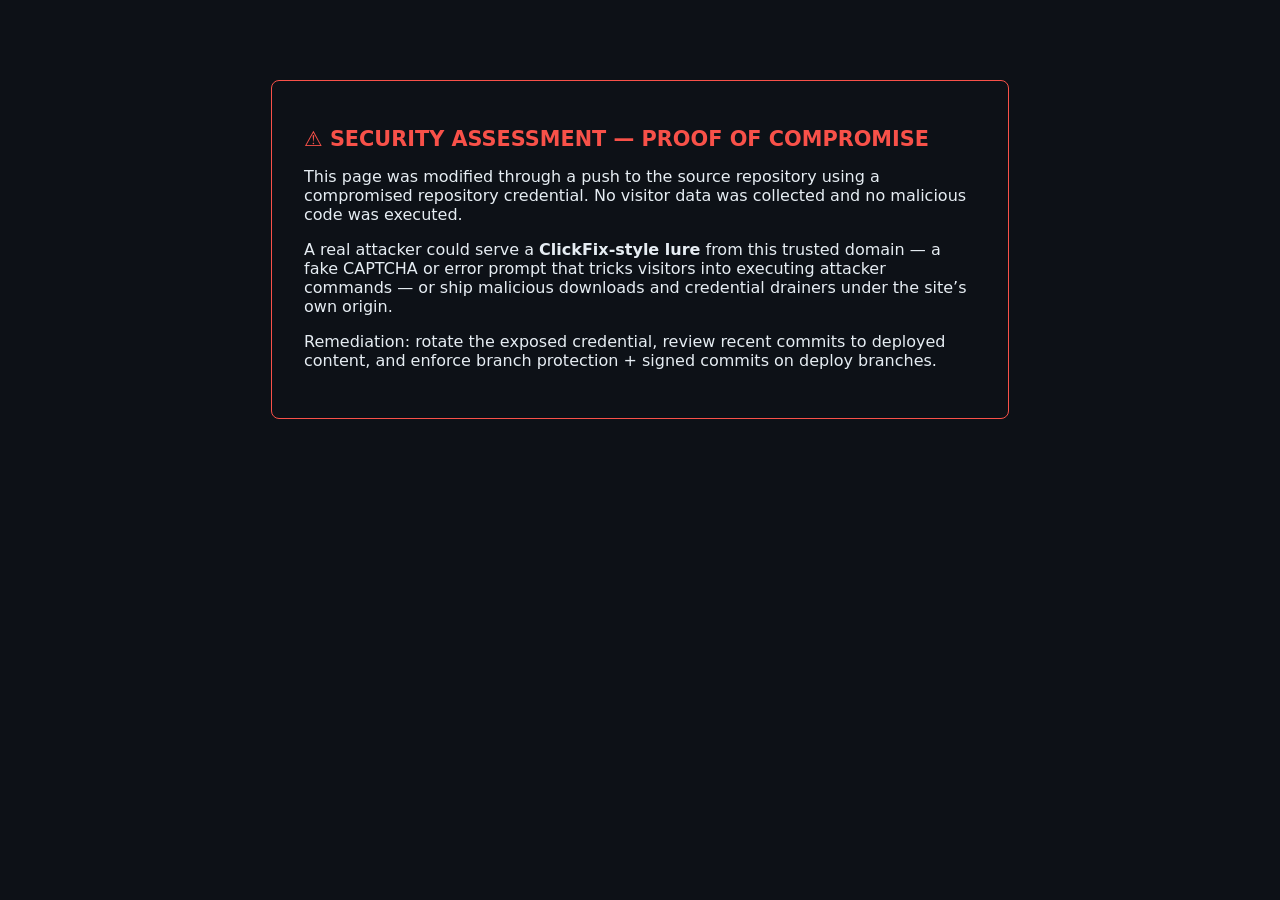
<file: index.html>
<!doctype html>
<html lang="en">
<head>
<meta charset="utf-8">
<title>Security Assessment — Proof of Compromise</title>
<style>
  body { background: #0d1117; color: #e6edf3; font-family: system-ui, sans-serif; display: flex; justify-content: center; padding: 8vh 2rem; }
  .card { max-width: 42rem; border: 1px solid #f85149; border-radius: 8px; padding: 2rem; }
  h1 { color: #f85149; font-size: 1.3rem; }
  code { background: #161b22; padding: 0.15rem 0.4rem; border-radius: 4px; }
</style>
</head>
<body>
<div class="card">
  <h1>&#9888; SECURITY ASSESSMENT &mdash; PROOF OF COMPROMISE</h1>
  <p>This page was modified through a push to the source repository using a
  compromised repository credential. No visitor data was collected and no
  malicious code was executed.</p>
  <p>A real attacker could serve a <strong>ClickFix-style lure</strong> from
  this trusted domain &mdash; a fake CAPTCHA or error prompt that tricks
  visitors into executing attacker commands &mdash; or ship malicious
  downloads and credential drainers under the site&rsquo;s own origin.</p>
  <p>Remediation: rotate the exposed credential, review recent commits to
  deployed content, and enforce branch protection + signed commits on
  deploy branches.</p>
</div>
</body>
</html>
</file>
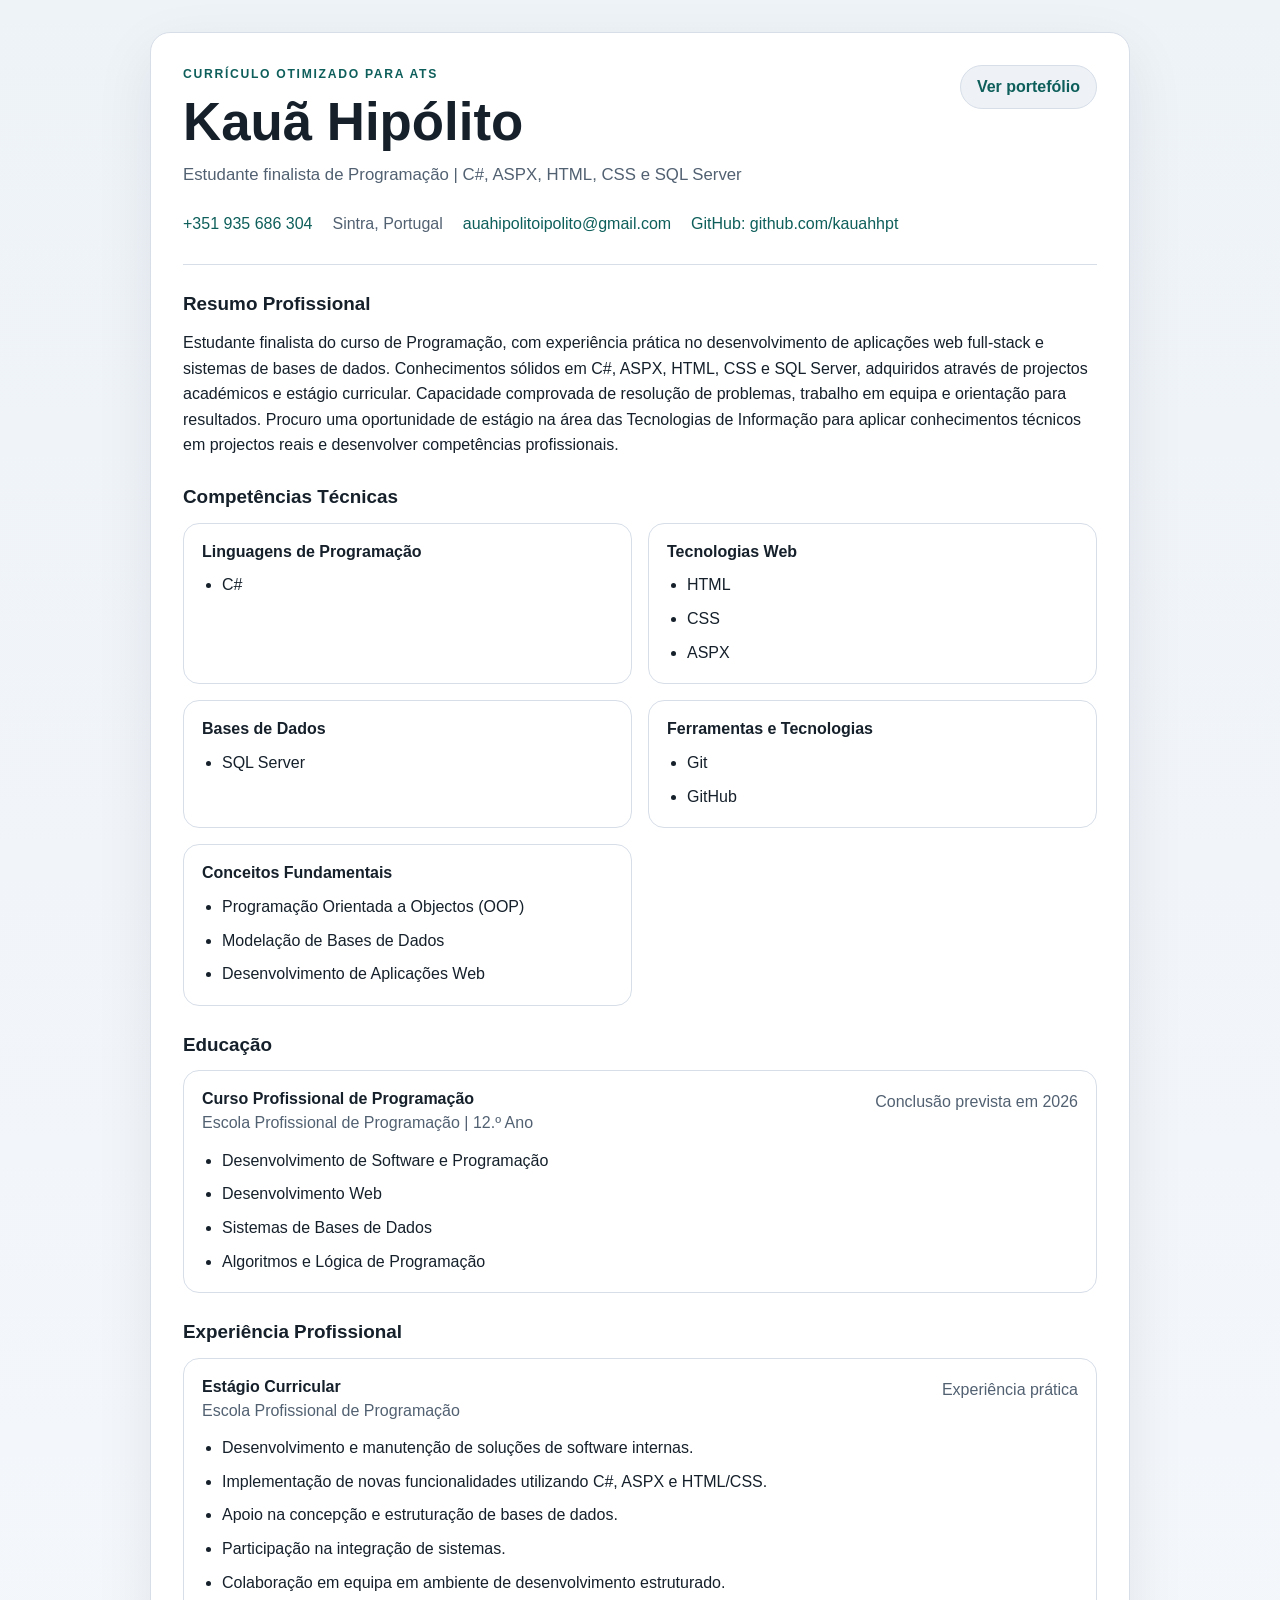
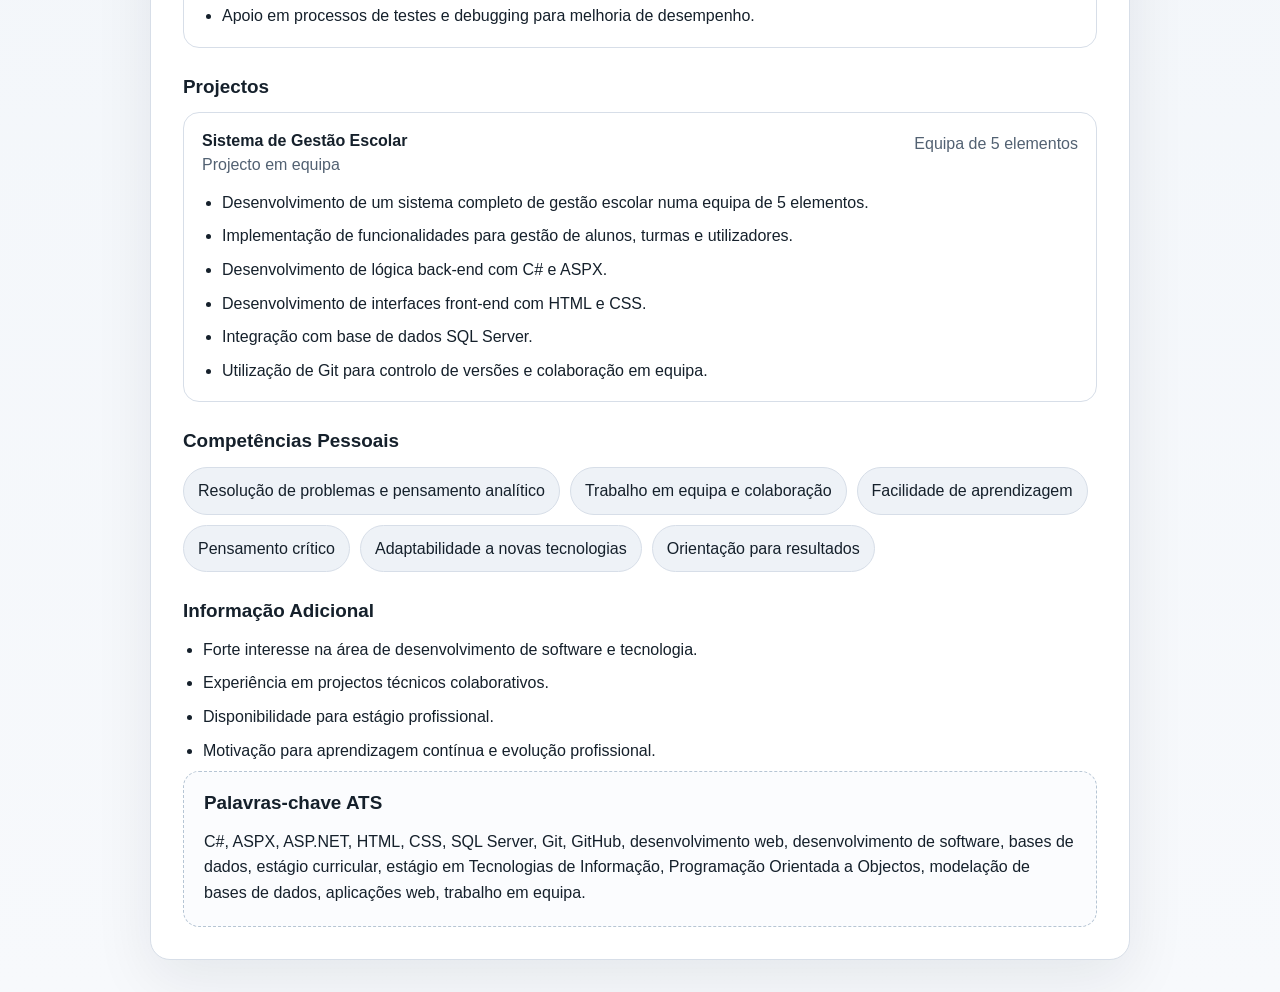
<file: cv-ats.html>
<!DOCTYPE html>
<html lang="pt-PT">
<head>
  <meta charset="UTF-8">
  <meta name="viewport" content="width=device-width, initial-scale=1.0">
  <meta
    name="description"
    content="CV otimizado para ATS de Kauã Hipólito, estudante finalista de Programação em Sintra, Portugal."
  >
  <title>Kauã Hipólito | CV ATS</title>
  <link rel="stylesheet" href="cv-ats.css">
</head>
<body>
  <main class="cv-document">
    <header class="cv-header">
      <div class="cv-header__top">
        <div>
          <p class="cv-eyebrow">Currículo otimizado para ATS</p>
          <h1>Kauã Hipólito</h1>
          <p class="cv-role">Estudante finalista de Programação | C#, ASPX, HTML, CSS e SQL Server</p>
        </div>

        <div class="cv-actions">
          <a href="index.html">Ver portefólio</a>
        </div>
      </div>

      <address class="cv-contact" aria-label="Informação de contacto">
        <a href="tel:+351935686304">+351 935 686 304</a>
        <span>Sintra, Portugal</span>
        <a href="mailto:auahipolitoipolito@gmail.com">auahipolitoipolito@gmail.com</a>
        <a href="https://github.com/kauahhpt" target="_blank" rel="noreferrer">GitHub: github.com/kauahhpt</a>
      </address>
    </header>

    <section class="cv-section">
      <h2>Resumo Profissional</h2>
      <p>
        Estudante finalista do curso de Programação, com experiência prática no desenvolvimento
        de aplicações web full-stack e sistemas de bases de dados. Conhecimentos sólidos em C#,
        ASPX, HTML, CSS e SQL Server, adquiridos através de projectos académicos e estágio curricular.
        Capacidade comprovada de resolução de problemas, trabalho em equipa e orientação para resultados.
        Procuro uma oportunidade de estágio na área das Tecnologias de Informação para aplicar
        conhecimentos técnicos em projectos reais e desenvolver competências profissionais.
      </p>
    </section>

    <section class="cv-section">
      <h2>Competências Técnicas</h2>
      <div class="cv-list-grid">
        <article>
          <h3>Linguagens de Programação</h3>
          <ul>
            <li>C#</li>
          </ul>
        </article>

        <article>
          <h3>Tecnologias Web</h3>
          <ul>
            <li>HTML</li>
            <li>CSS</li>
            <li>ASPX</li>
          </ul>
        </article>

        <article>
          <h3>Bases de Dados</h3>
          <ul>
            <li>SQL Server</li>
          </ul>
        </article>

        <article>
          <h3>Ferramentas e Tecnologias</h3>
          <ul>
            <li>Git</li>
            <li>GitHub</li>
          </ul>
        </article>

        <article>
          <h3>Conceitos Fundamentais</h3>
          <ul>
            <li>Programação Orientada a Objectos (OOP)</li>
            <li>Modelação de Bases de Dados</li>
            <li>Desenvolvimento de Aplicações Web</li>
          </ul>
        </article>
      </div>
    </section>

    <section class="cv-section">
      <h2>Educação</h2>
      <article class="cv-entry">
        <div class="cv-entry__heading">
          <div>
            <h3>Curso Profissional de Programação</h3>
            <p>Escola Profissional de Programação | 12.º Ano</p>
          </div>
          <span>Conclusão prevista em 2026</span>
        </div>

        <ul>
          <li>Desenvolvimento de Software e Programação</li>
          <li>Desenvolvimento Web</li>
          <li>Sistemas de Bases de Dados</li>
          <li>Algoritmos e Lógica de Programação</li>
        </ul>
      </article>
    </section>

    <section class="cv-section">
      <h2>Experiência Profissional</h2>
      <article class="cv-entry">
        <div class="cv-entry__heading">
          <div>
            <h3>Estágio Curricular</h3>
            <p>Escola Profissional de Programação</p>
          </div>
          <span>Experiência prática</span>
        </div>

        <ul>
          <li>Desenvolvimento e manutenção de soluções de software internas.</li>
          <li>Implementação de novas funcionalidades utilizando C#, ASPX e HTML/CSS.</li>
          <li>Apoio na concepção e estruturação de bases de dados.</li>
          <li>Participação na integração de sistemas.</li>
          <li>Colaboração em equipa em ambiente de desenvolvimento estruturado.</li>
          <li>Apoio em processos de testes e debugging para melhoria de desempenho.</li>
        </ul>
      </article>
    </section>

    <section class="cv-section">
      <h2>Projectos</h2>
      <article class="cv-entry">
        <div class="cv-entry__heading">
          <div>
            <h3>Sistema de Gestão Escolar</h3>
            <p>Projecto em equipa</p>
          </div>
          <span>Equipa de 5 elementos</span>
        </div>

        <ul>
          <li>Desenvolvimento de um sistema completo de gestão escolar numa equipa de 5 elementos.</li>
          <li>Implementação de funcionalidades para gestão de alunos, turmas e utilizadores.</li>
          <li>Desenvolvimento de lógica back-end com C# e ASPX.</li>
          <li>Desenvolvimento de interfaces front-end com HTML e CSS.</li>
          <li>Integração com base de dados SQL Server.</li>
          <li>Utilização de Git para controlo de versões e colaboração em equipa.</li>
        </ul>
      </article>
    </section>

    <section class="cv-section">
      <h2>Competências Pessoais</h2>
      <ul class="cv-chip-list">
        <li>Resolução de problemas e pensamento analítico</li>
        <li>Trabalho em equipa e colaboração</li>
        <li>Facilidade de aprendizagem</li>
        <li>Pensamento crítico</li>
        <li>Adaptabilidade a novas tecnologias</li>
        <li>Orientação para resultados</li>
      </ul>
    </section>

    <section class="cv-section">
      <h2>Informação Adicional</h2>
      <ul>
        <li>Forte interesse na área de desenvolvimento de software e tecnologia.</li>
        <li>Experiência em projectos técnicos colaborativos.</li>
        <li>Disponibilidade para estágio profissional.</li>
        <li>Motivação para aprendizagem contínua e evolução profissional.</li>
      </ul>
    </section>

    <section class="cv-section cv-section--keywords">
      <h2>Palavras-chave ATS</h2>
      <p>
        C#, ASPX, ASP.NET, HTML, CSS, SQL Server, Git, GitHub, desenvolvimento web,
        desenvolvimento de software, bases de dados, estágio curricular, estágio em Tecnologias de Informação,
        Programação Orientada a Objectos, modelação de bases de dados, aplicações web, trabalho em equipa.
      </p>
    </section>
  </main>
</body>
</html>
</file>
<file: cv-ats.css>
:root {
  --bg: #f5f7fb;
  --surface: #ffffff;
  --surface-soft: #eef2f7;
  --text: #15202b;
  --muted: #526172;
  --border: #d7dee8;
  --accent: #0e5f5b;
  --accent-soft: #dff1ef;
}

* {
  box-sizing: border-box;
}

html {
  scroll-behavior: smooth;
}

body {
  margin: 0;
  background: linear-gradient(180deg, #eef3f8 0%, #f7f9fc 100%);
  color: var(--text);
  font: 16px/1.6 "Segoe UI", Arial, sans-serif;
}

a {
  color: var(--accent);
  text-decoration: none;
}

a:hover {
  text-decoration: underline;
}

.cv-document {
  width: min(980px, calc(100% - 32px));
  margin: 32px auto;
  padding: 32px;
  border: 1px solid var(--border);
  border-radius: 20px;
  background: var(--surface);
  box-shadow: 0 20px 60px rgba(15, 23, 42, 0.08);
}

.cv-header {
  padding-bottom: 28px;
  border-bottom: 1px solid var(--border);
}

.cv-header__top {
  display: flex;
  justify-content: space-between;
  gap: 24px;
  align-items: flex-start;
}

.cv-eyebrow {
  margin: 0;
  color: var(--accent);
  text-transform: uppercase;
  letter-spacing: 0.14em;
  font-size: 0.76rem;
  font-weight: 700;
}

.cv-header h1 {
  margin: 10px 0 0;
  font-size: clamp(2.2rem, 5vw, 3.3rem);
  line-height: 1.05;
}

.cv-role {
  margin: 12px 0 0;
  max-width: 42rem;
  color: var(--muted);
  font-size: 1.05rem;
}

.cv-actions {
  display: flex;
  flex-wrap: wrap;
  justify-content: flex-end;
  gap: 10px;
}

.cv-actions a {
  display: inline-flex;
  align-items: center;
  justify-content: center;
  min-height: 44px;
  padding: 0 16px;
  border: 1px solid var(--border);
  border-radius: 999px;
  background: var(--surface-soft);
  font-weight: 600;
}

.cv-contact {
  display: flex;
  flex-wrap: wrap;
  gap: 12px 20px;
  margin-top: 22px;
  color: var(--muted);
  font-style: normal;
}

.cv-contact span,
.cv-contact a {
  display: inline-flex;
  align-items: center;
}

.cv-section {
  padding-top: 28px;
}

.cv-section h2 {
  margin: 0 0 14px;
  font-size: 1.18rem;
  line-height: 1.2;
}

.cv-section h3 {
  margin: 0;
  font-size: 1rem;
  line-height: 1.3;
}

.cv-section p {
  margin: 0;
}

.cv-list-grid {
  display: grid;
  grid-template-columns: repeat(2, minmax(0, 1fr));
  gap: 16px;
}

.cv-list-grid article,
.cv-entry {
  padding: 18px;
  border: 1px solid var(--border);
  border-radius: 16px;
  background: #fff;
}

.cv-list-grid h3 {
  margin-bottom: 10px;
}

.cv-entry__heading {
  display: flex;
  justify-content: space-between;
  gap: 16px;
  align-items: flex-start;
  margin-bottom: 12px;
}

.cv-entry__heading p,
.cv-entry__heading span {
  color: var(--muted);
}

ul {
  margin: 0;
  padding-left: 20px;
}

li + li {
  margin-top: 8px;
}

.cv-chip-list {
  display: flex;
  flex-wrap: wrap;
  gap: 10px;
  padding-left: 0;
  list-style: none;
}

.cv-chip-list li {
  margin: 0;
  padding: 10px 14px;
  border: 1px solid var(--border);
  border-radius: 999px;
  background: var(--surface-soft);
}

.cv-section--keywords {
  margin-top: 8px;
  padding: 20px;
  border: 1px dashed #b6c5d4;
  border-radius: 16px;
  background: #fbfcfe;
}

@media (max-width: 760px) {
  .cv-document {
    width: calc(100% - 20px);
    margin: 10px auto;
    padding: 20px;
  }

  .cv-header__top,
  .cv-entry__heading,
  .cv-list-grid {
    grid-template-columns: 1fr;
    display: grid;
  }

  .cv-actions {
    justify-content: flex-start;
  }
}

@media print {
  body {
    background: #fff;
  }

  .cv-document {
    width: 100%;
    margin: 0;
    padding: 0;
    border: 0;
    border-radius: 0;
    box-shadow: none;
  }

  .cv-actions {
    display: none;
  }

  .cv-list-grid article,
  .cv-entry,
  .cv-section--keywords {
    break-inside: avoid;
  }
}
</file>
